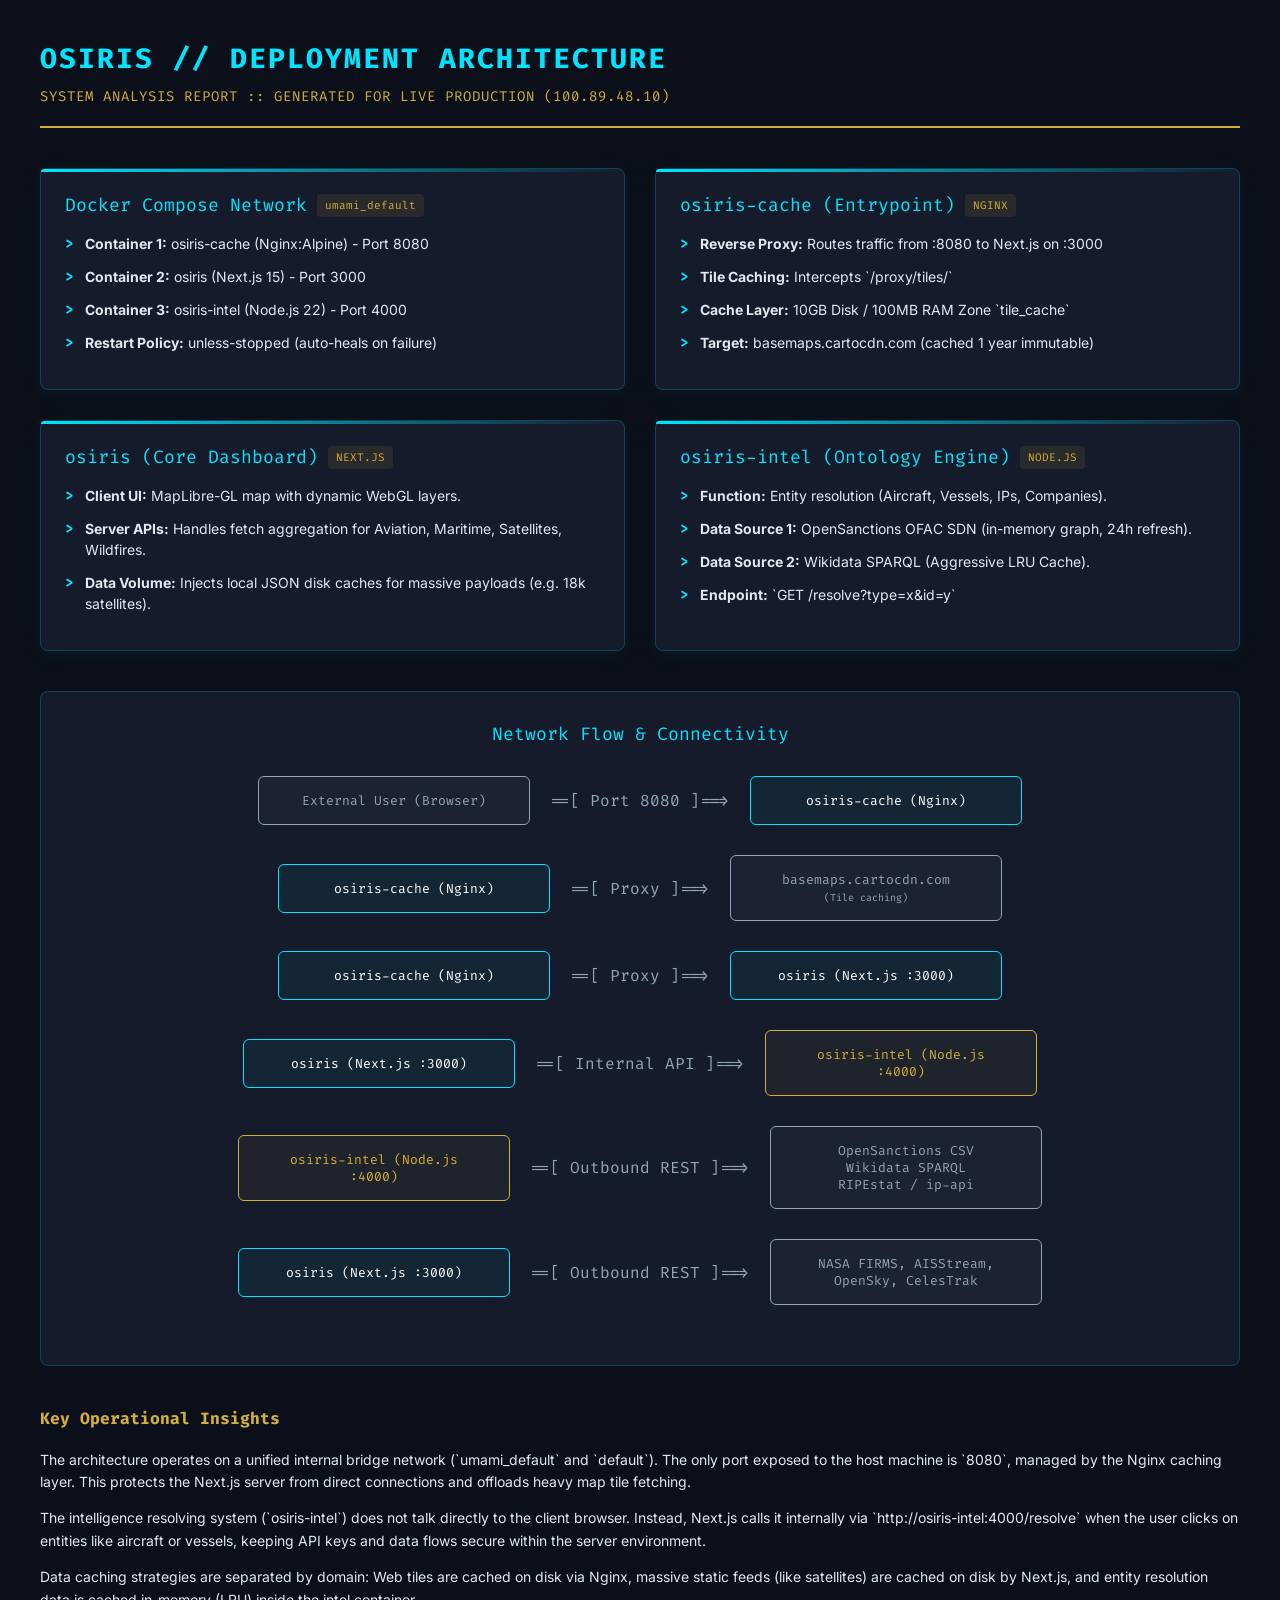
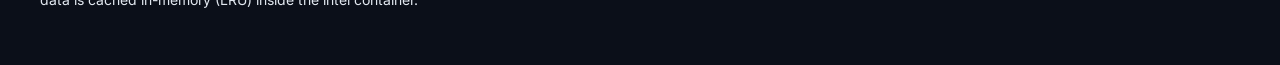
<file: CIPHER/osiris/scratch/architecture.html>
<!DOCTYPE html>
<html lang="en">
<head>
<meta charset="UTF-8">
<title>OSIRIS Architecture Deployment</title>
<style>
  @import url('https://fonts.googleapis.com/css2?family=Fira+Code:wght@400;600&family=Inter:wght@300;500;700&display=swap');
  
  :root {
    --bg: #0b0f19;
    --card: #151b2b;
    --cyan: #00E5FF;
    --gold: #D4AF37;
    --text: #e2e8f0;
    --muted: #94a3b8;
    --border: rgba(0, 229, 255, 0.2);
  }

  body {
    background-color: var(--bg);
    color: var(--text);
    font-family: 'Inter', sans-serif;
    margin: 0;
    padding: 40px;
    -webkit-print-color-adjust: exact;
    print-color-adjust: exact;
  }

  .header {
    border-bottom: 2px solid var(--gold);
    padding-bottom: 20px;
    margin-bottom: 40px;
  }

  h1 {
    font-family: 'Fira Code', monospace;
    color: var(--cyan);
    margin: 0 0 10px 0;
    font-size: 28px;
    text-transform: uppercase;
    letter-spacing: 2px;
  }

  .subtitle {
    color: var(--gold);
    font-size: 14px;
    font-family: 'Fira Code', monospace;
    letter-spacing: 1px;
  }

  .grid {
    display: grid;
    grid-template-columns: 1fr 1fr;
    gap: 30px;
  }

  .box {
    background: var(--card);
    border: 1px solid var(--border);
    border-radius: 8px;
    padding: 24px;
    position: relative;
    box-shadow: 0 4px 20px rgba(0, 229, 255, 0.05);
  }

  .box::before {
    content: '';
    position: absolute;
    top: 0;
    left: 0;
    width: 100%;
    height: 3px;
    background: linear-gradient(90deg, var(--cyan), transparent);
    border-radius: 8px 8px 0 0;
  }

  .box-title {
    font-family: 'Fira Code', monospace;
    color: var(--cyan);
    font-size: 18px;
    margin-top: 0;
    margin-bottom: 16px;
    display: flex;
    align-items: center;
    gap: 10px;
  }

  .badge {
    background: rgba(212, 175, 55, 0.1);
    color: var(--gold);
    padding: 4px 8px;
    border-radius: 4px;
    font-size: 11px;
    font-family: 'Fira Code', monospace;
  }

  ul {
    list-style: none;
    padding: 0;
    margin: 0;
  }

  li {
    margin-bottom: 12px;
    padding-left: 20px;
    position: relative;
    font-size: 14px;
    line-height: 1.5;
  }

  li::before {
    content: '>';
    position: absolute;
    left: 0;
    color: var(--cyan);
    font-family: 'Fira Code', monospace;
    font-weight: bold;
  }

  .flow-diagram {
    margin-top: 40px;
    padding: 30px;
    background: var(--card);
    border: 1px solid var(--border);
    border-radius: 8px;
  }

  .flow-row {
    display: flex;
    align-items: center;
    justify-content: center;
    gap: 20px;
    margin-bottom: 30px;
  }

  .node {
    padding: 15px 25px;
    background: rgba(0, 229, 255, 0.05);
    border: 1px solid var(--cyan);
    border-radius: 6px;
    text-align: center;
    font-family: 'Fira Code', monospace;
    font-size: 13px;
    color: #fff;
    width: 220px;
  }

  .node.external {
    border-color: var(--muted);
    color: var(--muted);
    background: rgba(148, 163, 184, 0.05);
  }

  .node.intel {
    border-color: var(--gold);
    color: var(--gold);
    background: rgba(212, 175, 55, 0.05);
  }

  .arrow {
    color: var(--muted);
    font-family: 'Fira Code', monospace;
  }

  .details {
    margin-top: 40px;
    font-size: 14px;
    line-height: 1.6;
  }
  
  .details h3 {
    color: var(--gold);
    font-family: 'Fira Code', monospace;
    margin-top: 30px;
  }

</style>
</head>
<body>

  <div class="header">
    <h1>OSIRIS // Deployment Architecture</h1>
    <div class="subtitle">SYSTEM ANALYSIS REPORT :: GENERATED FOR LIVE PRODUCTION (100.89.48.10)</div>
  </div>

  <div class="grid">
    <div class="box">
      <div class="box-title">Docker Compose Network <span class="badge">umami_default</span></div>
      <ul>
        <li><strong>Container 1:</strong> osiris-cache (Nginx:Alpine) - Port 8080</li>
        <li><strong>Container 2:</strong> osiris (Next.js 15) - Port 3000</li>
        <li><strong>Container 3:</strong> osiris-intel (Node.js 22) - Port 4000</li>
        <li><strong>Restart Policy:</strong> unless-stopped (auto-heals on failure)</li>
      </ul>
    </div>

    <div class="box">
      <div class="box-title">osiris-cache (Entrypoint) <span class="badge">NGINX</span></div>
      <ul>
        <li><strong>Reverse Proxy:</strong> Routes traffic from :8080 to Next.js on :3000</li>
        <li><strong>Tile Caching:</strong> Intercepts `/proxy/tiles/`</li>
        <li><strong>Cache Layer:</strong> 10GB Disk / 100MB RAM Zone `tile_cache`</li>
        <li><strong>Target:</strong> basemaps.cartocdn.com (cached 1 year immutable)</li>
      </ul>
    </div>

    <div class="box">
      <div class="box-title">osiris (Core Dashboard) <span class="badge">NEXT.JS</span></div>
      <ul>
        <li><strong>Client UI:</strong> MapLibre-GL map with dynamic WebGL layers.</li>
        <li><strong>Server APIs:</strong> Handles fetch aggregation for Aviation, Maritime, Satellites, Wildfires.</li>
        <li><strong>Data Volume:</strong> Injects local JSON disk caches for massive payloads (e.g. 18k satellites).</li>
      </ul>
    </div>

    <div class="box">
      <div class="box-title">osiris-intel (Ontology Engine) <span class="badge">NODE.JS</span></div>
      <ul>
        <li><strong>Function:</strong> Entity resolution (Aircraft, Vessels, IPs, Companies).</li>
        <li><strong>Data Source 1:</strong> OpenSanctions OFAC SDN (in-memory graph, 24h refresh).</li>
        <li><strong>Data Source 2:</strong> Wikidata SPARQL (Aggressive LRU Cache).</li>
        <li><strong>Endpoint:</strong> `GET /resolve?type=x&id=y`</li>
      </ul>
    </div>
  </div>

  <div class="flow-diagram">
    <div class="box-title" style="justify-content: center; margin-bottom: 30px;">Network Flow & Connectivity</div>
    
    <div class="flow-row">
      <div class="node external">External User (Browser)</div>
      <div class="arrow">==[ Port 8080 ]==></div>
      <div class="node">osiris-cache (Nginx)</div>
    </div>
    
    <div class="flow-row">
      <div class="node">osiris-cache (Nginx)</div>
      <div class="arrow">==[ Proxy ]==></div>
      <div class="node external">basemaps.cartocdn.com<br><span style="font-size: 10px">(Tile caching)</span></div>
    </div>

    <div class="flow-row">
      <div class="node">osiris-cache (Nginx)</div>
      <div class="arrow">==[ Proxy ]==></div>
      <div class="node">osiris (Next.js :3000)</div>
    </div>

    <div class="flow-row">
      <div class="node">osiris (Next.js :3000)</div>
      <div class="arrow">==[ Internal API ]==></div>
      <div class="node intel">osiris-intel (Node.js :4000)</div>
    </div>

    <div class="flow-row">
      <div class="node intel">osiris-intel (Node.js :4000)</div>
      <div class="arrow">==[ Outbound REST ]==></div>
      <div class="node external">OpenSanctions CSV<br>Wikidata SPARQL<br>RIPEstat / ip-api</div>
    </div>

    <div class="flow-row">
      <div class="node">osiris (Next.js :3000)</div>
      <div class="arrow">==[ Outbound REST ]==></div>
      <div class="node external">NASA FIRMS, AISStream,<br>OpenSky, CelesTrak</div>
    </div>
  </div>

  <div class="details">
    <h3>Key Operational Insights</h3>
    <p>
      The architecture operates on a unified internal bridge network (`umami_default` and `default`). 
      The only port exposed to the host machine is `8080`, managed by the Nginx caching layer. This protects the Next.js server from direct connections and offloads heavy map tile fetching.
    </p>
    <p>
      The intelligence resolving system (`osiris-intel`) does not talk directly to the client browser. Instead, Next.js calls it internally via `http://osiris-intel:4000/resolve` when the user clicks on entities like aircraft or vessels, keeping API keys and data flows secure within the server environment.
    </p>
    <p>
      Data caching strategies are separated by domain: Web tiles are cached on disk via Nginx, massive static feeds (like satellites) are cached on disk by Next.js, and entity resolution data is cached in-memory (LRU) inside the intel container.
    </p>
  </div>

</body>
</html>
</file>
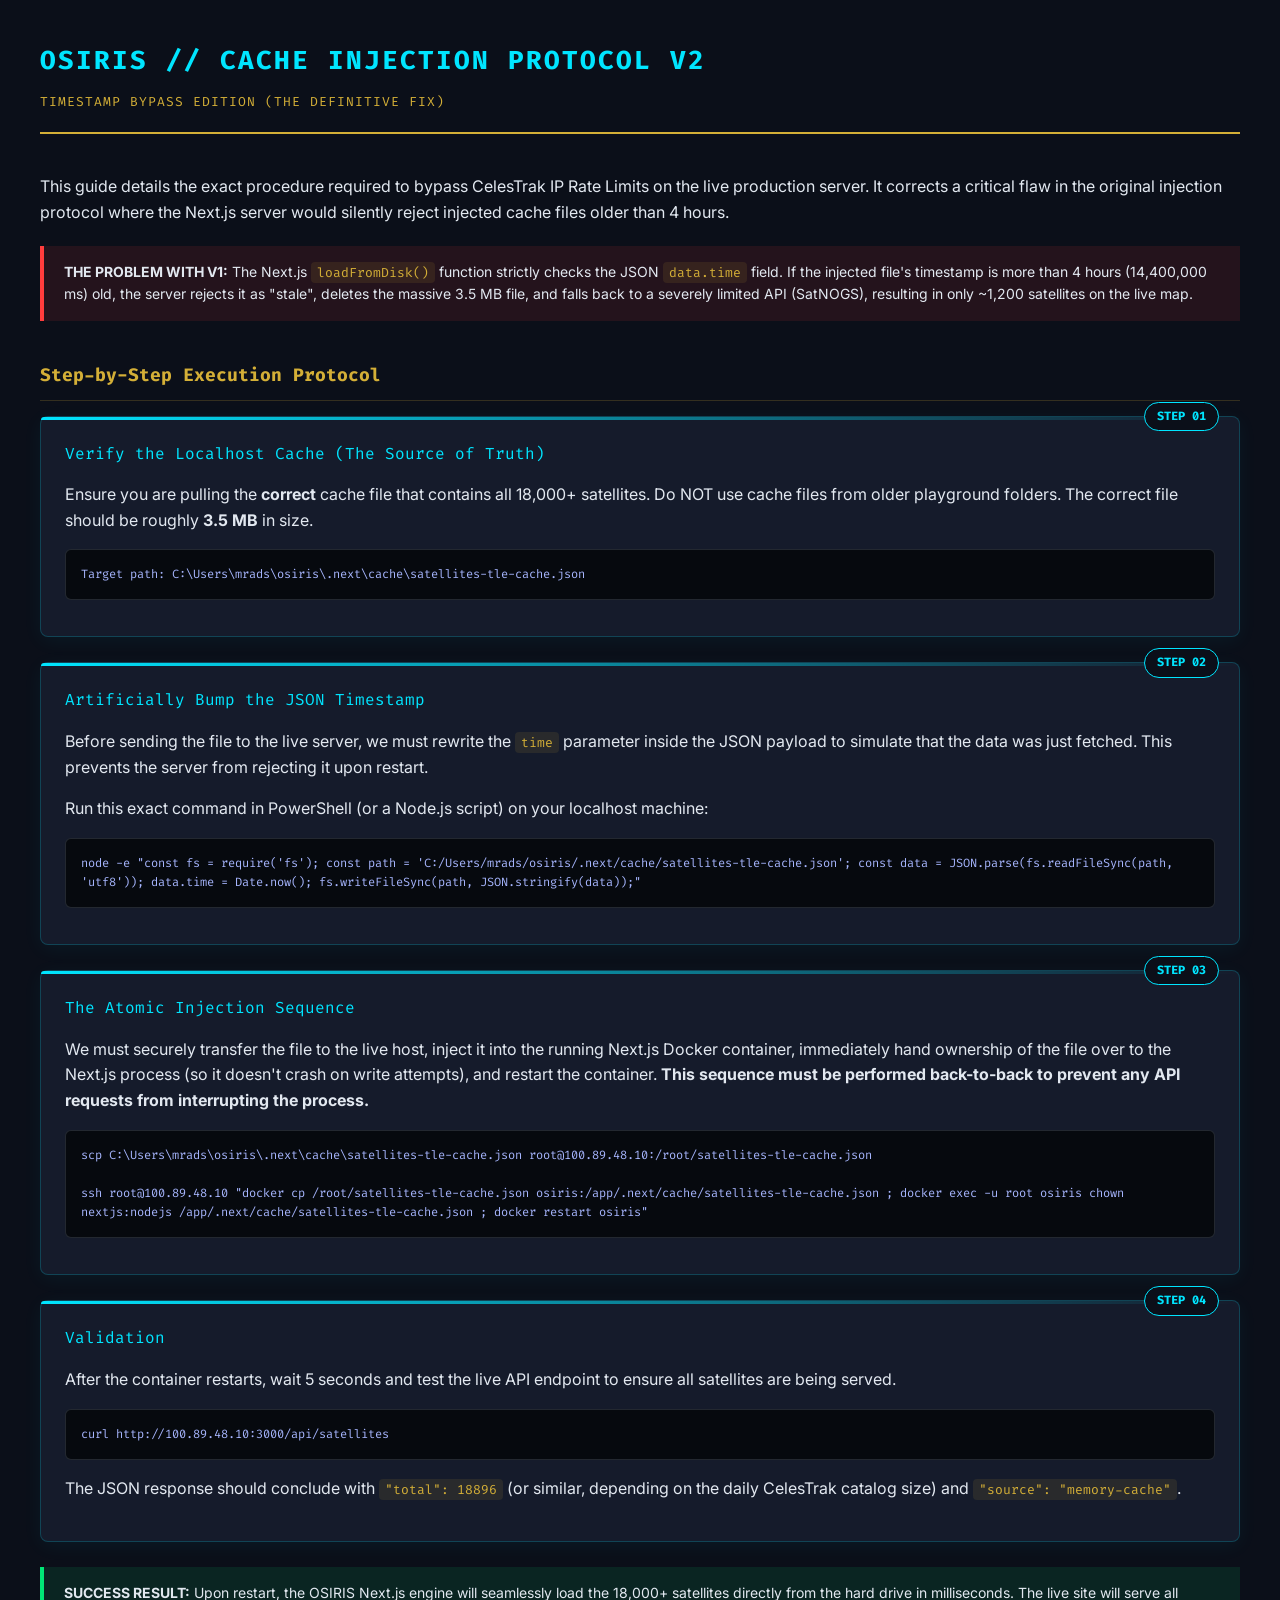
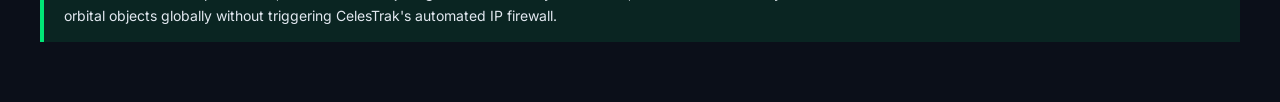
<file: CIPHER/osiris/scratch/injection_tutorial.html>
<!DOCTYPE html>
<html lang="en">
<head>
<meta charset="UTF-8">
<title>OSIRIS Cache Injection Protocol v2</title>
<style>
  @import url('https://fonts.googleapis.com/css2?family=Fira+Code:wght@400;600&family=Inter:wght@300;500;700&display=swap');
  
  :root {
    --bg: #0b0f19;
    --card: #151b2b;
    --cyan: #00E5FF;
    --gold: #D4AF37;
    --text: #e2e8f0;
    --muted: #94a3b8;
    --border: rgba(0, 229, 255, 0.2);
    --error: #FF3D3D;
    --success: #00E676;
  }

  body {
    background-color: var(--bg);
    color: var(--text);
    font-family: 'Inter', sans-serif;
    margin: 0;
    padding: 40px;
    -webkit-print-color-adjust: exact;
    print-color-adjust: exact;
    line-height: 1.6;
  }

  .header {
    border-bottom: 2px solid var(--gold);
    padding-bottom: 20px;
    margin-bottom: 40px;
  }

  h1 {
    font-family: 'Fira Code', monospace;
    color: var(--cyan);
    margin: 0 0 10px 0;
    font-size: 26px;
    text-transform: uppercase;
    letter-spacing: 2px;
  }

  h2 {
    font-family: 'Fira Code', monospace;
    color: var(--gold);
    font-size: 18px;
    margin-top: 40px;
    border-bottom: 1px solid rgba(212, 175, 55, 0.2);
    padding-bottom: 10px;
  }

  .subtitle {
    color: var(--gold);
    font-size: 13px;
    font-family: 'Fira Code', monospace;
    letter-spacing: 1px;
  }

  .alert {
    background: rgba(255, 61, 61, 0.1);
    border-left: 4px solid var(--error);
    padding: 15px 20px;
    margin: 20px 0;
    font-size: 14px;
  }

  .alert-success {
    background: rgba(0, 230, 118, 0.1);
    border-left: 4px solid var(--success);
    padding: 15px 20px;
    margin: 20px 0;
    font-size: 14px;
  }

  .step {
    background: var(--card);
    border: 1px solid var(--border);
    border-radius: 8px;
    padding: 24px;
    margin-bottom: 25px;
    position: relative;
    box-shadow: 0 4px 20px rgba(0, 229, 255, 0.05);
  }

  .step::before {
    content: '';
    position: absolute;
    top: 0;
    left: 0;
    width: 100%;
    height: 3px;
    background: linear-gradient(90deg, var(--cyan), transparent);
    border-radius: 8px 8px 0 0;
  }

  .step-number {
    position: absolute;
    top: -15px;
    right: 20px;
    background: var(--bg);
    border: 1px solid var(--cyan);
    color: var(--cyan);
    font-family: 'Fira Code', monospace;
    padding: 4px 12px;
    border-radius: 20px;
    font-size: 12px;
    font-weight: bold;
  }

  .step-title {
    font-family: 'Fira Code', monospace;
    color: var(--cyan);
    font-size: 16px;
    margin-top: 0;
    margin-bottom: 12px;
  }

  pre {
    background: #06090e;
    border: 1px solid rgba(148, 163, 184, 0.2);
    padding: 15px;
    border-radius: 6px;
    overflow-x: auto;
    font-family: 'Fira Code', monospace;
    font-size: 12px;
    color: #a5b4fc;
    white-space: pre-wrap;
  }
  
  code {
    font-family: 'Fira Code', monospace;
    color: var(--gold);
    background: rgba(212, 175, 55, 0.1);
    padding: 2px 6px;
    border-radius: 4px;
    font-size: 13px;
  }
</style>
</head>
<body>

  <div class="header">
    <h1>OSIRIS // Cache Injection Protocol v2</h1>
    <div class="subtitle">TIMESTAMP BYPASS EDITION (THE DEFINITIVE FIX)</div>
  </div>

  <p>
    This guide details the exact procedure required to bypass CelesTrak IP Rate Limits on the live production server. 
    It corrects a critical flaw in the original injection protocol where the Next.js server would silently reject injected cache files older than 4 hours.
  </p>

  <div class="alert">
    <strong>THE PROBLEM WITH V1:</strong> The Next.js <code>loadFromDisk()</code> function strictly checks the JSON <code>data.time</code> field. If the injected file's timestamp is more than 4 hours (14,400,000 ms) old, the server rejects it as "stale", deletes the massive 3.5 MB file, and falls back to a severely limited API (SatNOGS), resulting in only ~1,200 satellites on the live map.
  </div>

  <h2>Step-by-Step Execution Protocol</h2>

  <div class="step">
    <div class="step-number">STEP 01</div>
    <div class="step-title">Verify the Localhost Cache (The Source of Truth)</div>
    <p>Ensure you are pulling the <strong>correct</strong> cache file that contains all 18,000+ satellites. Do NOT use cache files from older playground folders. The correct file should be roughly <strong>3.5 MB</strong> in size.</p>
    <pre>Target path: C:\Users\mrads\osiris\.next\cache\satellites-tle-cache.json</pre>
  </div>

  <div class="step">
    <div class="step-number">STEP 02</div>
    <div class="step-title">Artificially Bump the JSON Timestamp</div>
    <p>Before sending the file to the live server, we must rewrite the <code>time</code> parameter inside the JSON payload to simulate that the data was just fetched. This prevents the server from rejecting it upon restart.</p>
    <p>Run this exact command in PowerShell (or a Node.js script) on your localhost machine:</p>
    <pre>node -e "const fs = require('fs'); const path = 'C:/Users/mrads/osiris/.next/cache/satellites-tle-cache.json'; const data = JSON.parse(fs.readFileSync(path, 'utf8')); data.time = Date.now(); fs.writeFileSync(path, JSON.stringify(data));"</pre>
  </div>

  <div class="step">
    <div class="step-number">STEP 03</div>
    <div class="step-title">The Atomic Injection Sequence</div>
    <p>We must securely transfer the file to the live host, inject it into the running Next.js Docker container, immediately hand ownership of the file over to the Next.js process (so it doesn't crash on write attempts), and restart the container. <strong>This sequence must be performed back-to-back to prevent any API requests from interrupting the process.</strong></p>
    <pre>scp C:\Users\mrads\osiris\.next\cache\satellites-tle-cache.json root@100.89.48.10:/root/satellites-tle-cache.json

ssh root@100.89.48.10 "docker cp /root/satellites-tle-cache.json osiris:/app/.next/cache/satellites-tle-cache.json ; docker exec -u root osiris chown nextjs:nodejs /app/.next/cache/satellites-tle-cache.json ; docker restart osiris"</pre>
  </div>

  <div class="step">
    <div class="step-number">STEP 04</div>
    <div class="step-title">Validation</div>
    <p>After the container restarts, wait 5 seconds and test the live API endpoint to ensure all satellites are being served.</p>
    <pre>curl http://100.89.48.10:3000/api/satellites</pre>
    <p>The JSON response should conclude with <code>"total": 18896</code> (or similar, depending on the daily CelesTrak catalog size) and <code>"source": "memory-cache"</code>.</p>
  </div>

  <div class="alert-success">
    <strong>SUCCESS RESULT:</strong> Upon restart, the OSIRIS Next.js engine will seamlessly load the 18,000+ satellites directly from the hard drive in milliseconds. The live site will serve all orbital objects globally without triggering CelesTrak's automated IP firewall.
  </div>

</body>
</html>
</file>
